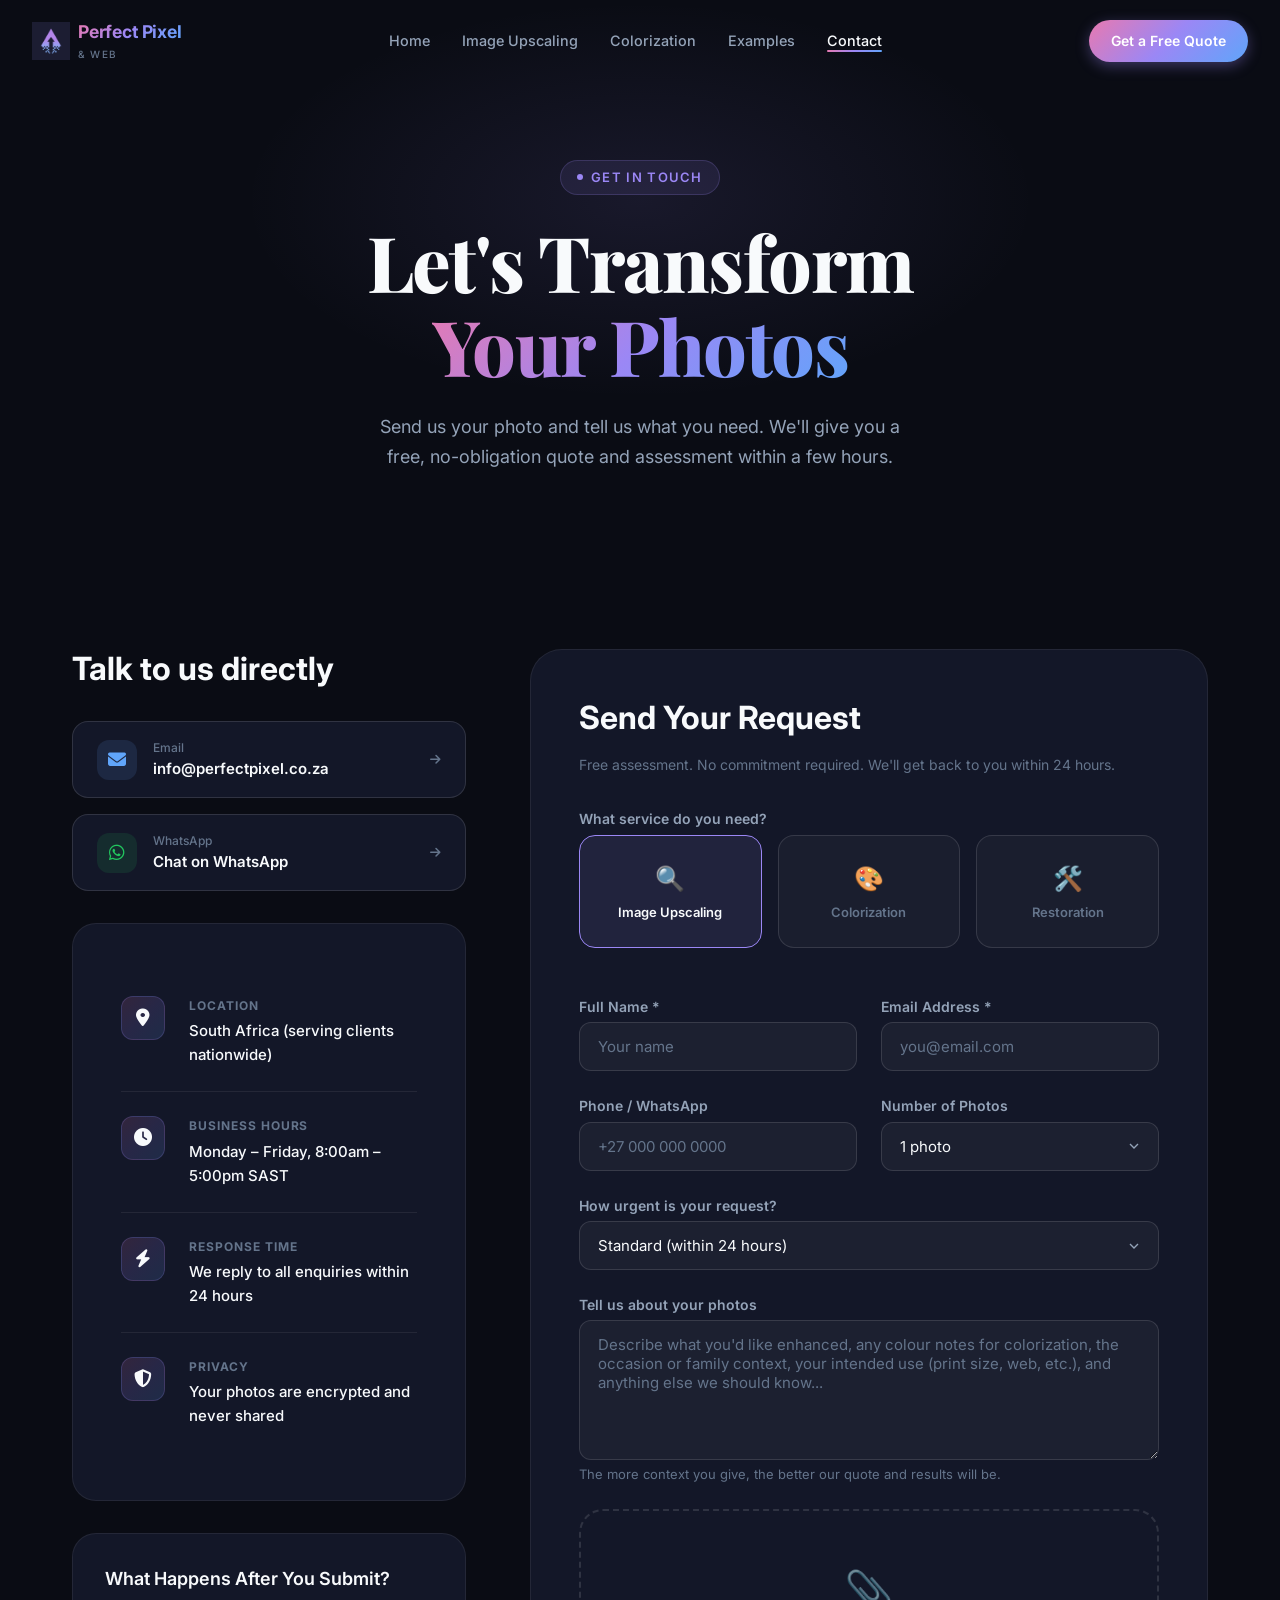
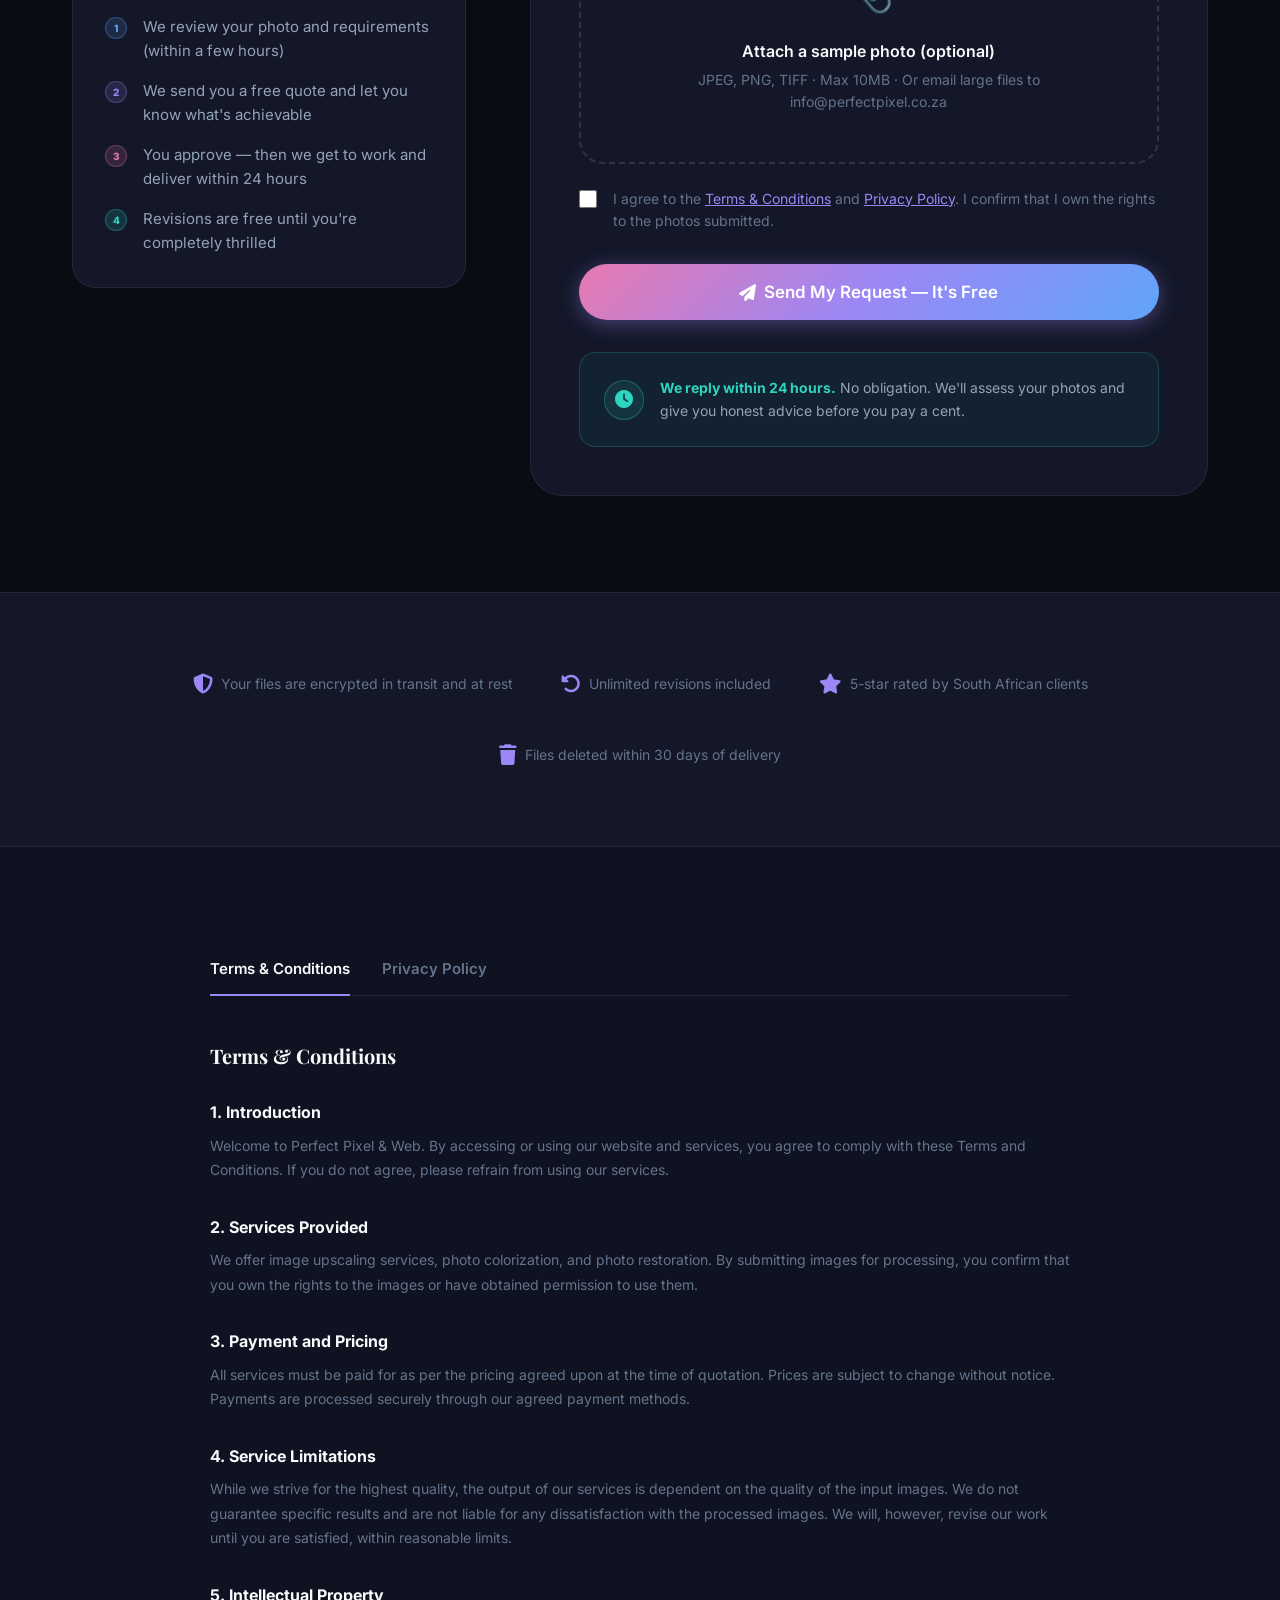
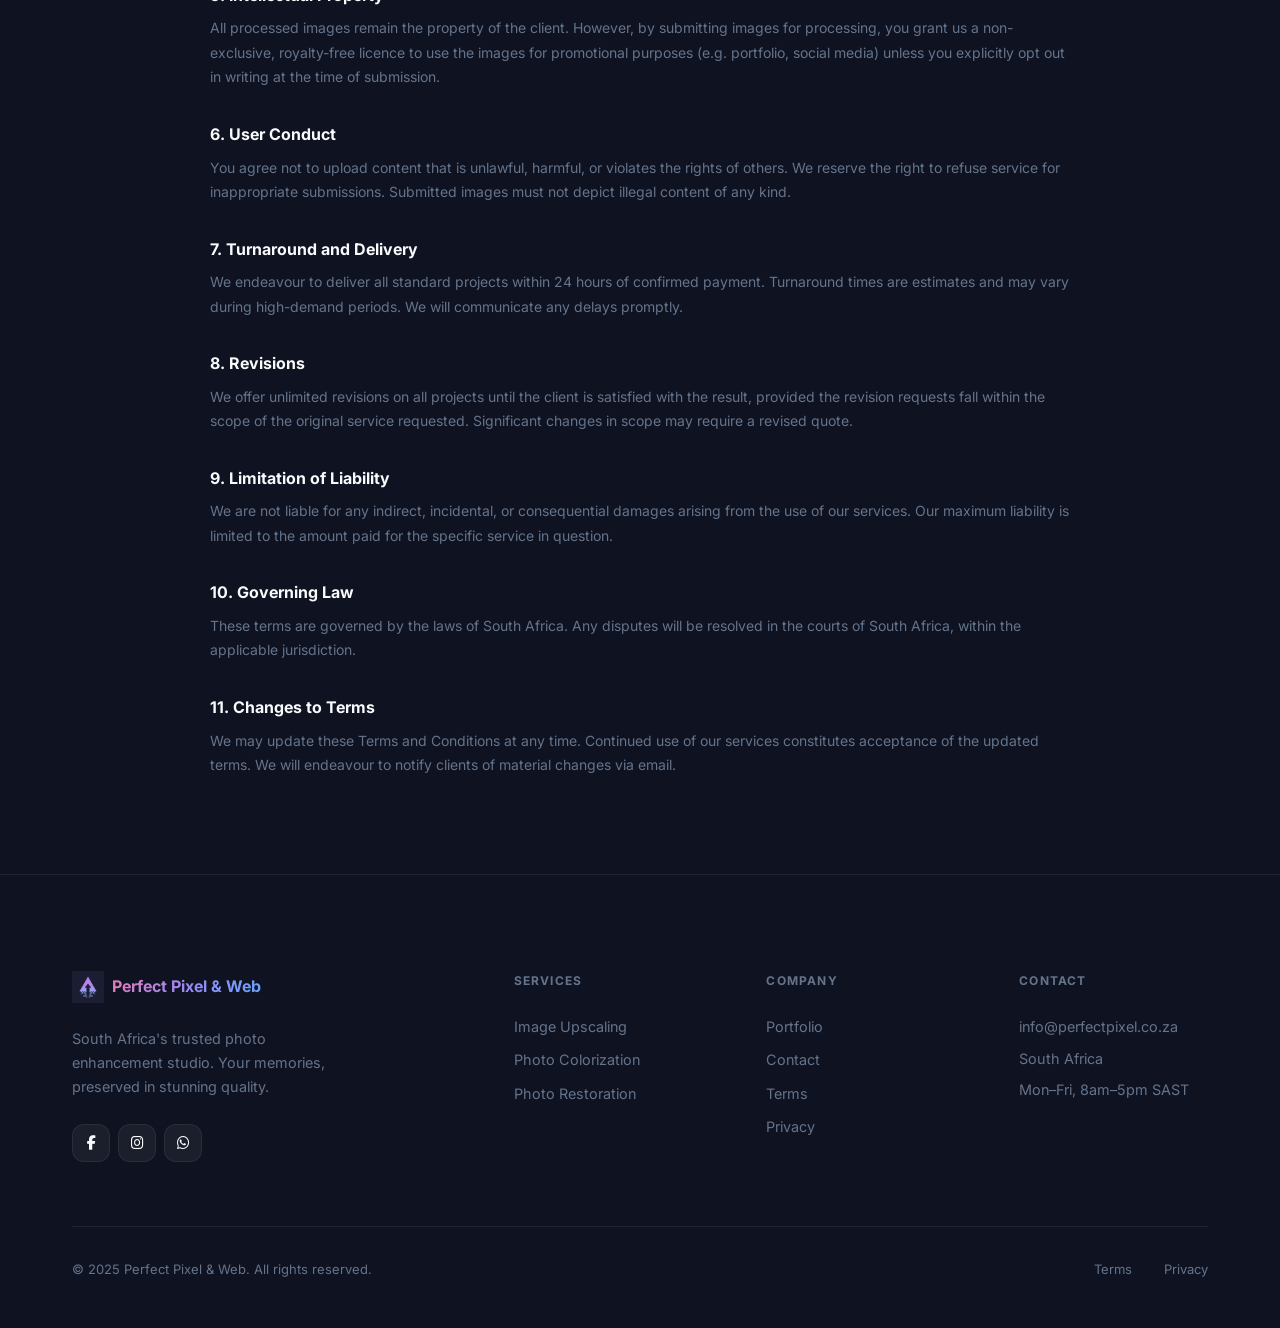
<file: contact.html>
<!DOCTYPE html>
<html lang="en">
<head>
  <meta charset="UTF-8" />
  <meta name="viewport" content="width=device-width, initial-scale=1.0" />
  <title>Contact Us — Perfect Pixel & Web | Get a Free Quote</title>
  <meta name="description" content="Get a free, no-obligation quote for image upscaling, colorization, or photo restoration. We reply within 24 hours. South Africa's trusted photo enhancement service." />
  <link rel="icon" type="image/png" href="images/logo-icon.png" />

  <link rel="preconnect" href="https://fonts.googleapis.com" />
  <link rel="preconnect" href="https://fonts.gstatic.com" crossorigin />
  <link href="https://fonts.googleapis.com/css2?family=Inter:wght@300;400;500;600;700;800;900&family=Playfair+Display:ital,wght@0,700;0,800;1,700&display=swap" rel="stylesheet" />
  <link rel="stylesheet" href="https://cdn.jsdelivr.net/npm/@fortawesome/fontawesome-free@6.5.0/css/all.min.css" />
  <link rel="stylesheet" href="css/style.css" />

  <style>
    .contact-layout {
      display: grid;
      grid-template-columns: 1fr 1.4fr;
      gap: var(--space-3xl);
      align-items: start;
    }

    .contact-form-card {
      background: var(--color-bg-card);
      border: 1px solid var(--color-border);
      border-radius: var(--radius-2xl);
      padding: var(--space-2xl);
    }

    .service-selector {
      display: grid;
      grid-template-columns: repeat(3, 1fr);
      gap: var(--space-md);
      margin-bottom: var(--space-lg);
    }

    .service-radio {
      display: none;
    }

    .service-radio-label {
      display: flex;
      flex-direction: column;
      align-items: center;
      gap: var(--space-xs);
      padding: var(--space-lg) var(--space-md);
      background: rgba(255,255,255,0.03);
      border: 1.5px solid var(--color-border-2);
      border-radius: var(--radius-lg);
      cursor: pointer;
      text-align: center;
      transition: all var(--transition-fast);
      font-size: 0.8125rem;
      font-weight: 600;
      color: var(--color-text-muted);
    }

    .service-radio-label:hover {
      border-color: var(--color-purple);
      color: var(--color-text-primary);
    }

    .service-radio:checked + .service-radio-label {
      background: rgba(155,135,245,0.1);
      border-color: var(--color-purple);
      color: var(--color-text-primary);
    }

    .service-radio-label__icon {
      font-size: 1.5rem;
    }

    .response-promise {
      display: flex;
      align-items: center;
      gap: var(--space-md);
      padding: var(--space-lg);
      background: rgba(45,212,191,0.06);
      border: 1px solid rgba(45,212,191,0.2);
      border-radius: var(--radius-lg);
      margin-top: var(--space-xl);
    }

    .response-promise__icon {
      width: 40px;
      height: 40px;
      border-radius: 50%;
      background: rgba(45,212,191,0.1);
      border: 1px solid rgba(45,212,191,0.3);
      display: flex;
      align-items: center;
      justify-content: center;
      font-size: 1.125rem;
      color: var(--color-teal);
      flex-shrink: 0;
    }

    .response-promise__text {
      font-size: 0.875rem;
      color: var(--color-text-secondary);
    }

    .response-promise__text strong {
      color: var(--color-teal);
    }

    /* Quick contact methods */
    .quick-contact {
      display: flex;
      flex-direction: column;
      gap: var(--space-md);
      margin-bottom: var(--space-xl);
    }

    .quick-contact-btn {
      display: flex;
      align-items: center;
      gap: var(--space-md);
      padding: var(--space-md) var(--space-lg);
      background: var(--color-bg-card);
      border: 1px solid var(--color-border-2);
      border-radius: var(--radius-lg);
      transition: all var(--transition-fast);
      font-size: 0.9375rem;
      font-weight: 500;
    }

    .quick-contact-btn:hover {
      border-color: rgba(155,135,245,0.4);
      background: rgba(155,135,245,0.05);
      transform: translateX(4px);
    }

    .quick-contact-btn__icon {
      width: 40px;
      height: 40px;
      border-radius: var(--radius-md);
      display: flex;
      align-items: center;
      justify-content: center;
      font-size: 1.125rem;
      flex-shrink: 0;
    }

    .quick-contact-btn--email .quick-contact-btn__icon {
      background: rgba(96,165,250,0.12);
      color: var(--color-blue);
    }

    .quick-contact-btn--wa .quick-contact-btn__icon {
      background: rgba(34,197,94,0.12);
      color: #22c55e;
    }

    .quick-contact-btn__label {
      font-size: 0.75rem;
      color: var(--color-text-muted);
    }

    .quick-contact-btn__value {
      font-size: 0.9375rem;
      font-weight: 600;
    }

    /* Legal sections */
    .legal-section {
      max-width: 860px;
      margin-inline: auto;
    }

    .legal-section h3 {
      font-size: 1rem;
      font-weight: 700;
      margin-top: var(--space-xl);
      margin-bottom: var(--space-sm);
      color: var(--color-text-primary);
    }

    .legal-section p, .legal-section li {
      font-size: 0.875rem;
      color: var(--color-text-muted);
      line-height: 1.75;
    }

    .legal-section ul {
      padding-left: var(--space-lg);
      list-style: disc;
    }

    .legal-section ul li {
      margin-bottom: var(--space-xs);
    }

    .legal-section h2 {
      font-size: 1.25rem;
      font-weight: 700;
      margin-bottom: var(--space-lg);
    }

    .legal-tabs-container {
      background: var(--color-bg-2);
      padding: var(--space-4xl) 0;
    }

    .form-checkbox {
      display: flex;
      align-items: flex-start;
      gap: var(--space-md);
      margin-top: var(--space-md);
    }

    .form-checkbox input[type="checkbox"] {
      width: 18px;
      height: 18px;
      flex-shrink: 0;
      margin-top: 2px;
      accent-color: var(--color-purple);
      cursor: pointer;
    }

    .form-checkbox label {
      font-size: 0.875rem;
      color: var(--color-text-muted);
      line-height: 1.6;
      cursor: pointer;
    }

    .form-checkbox label a {
      color: var(--color-purple);
      text-decoration: underline;
    }

    @media (max-width: 900px) {
      .contact-layout { grid-template-columns: 1fr; }
      .service-selector { grid-template-columns: 1fr 1fr 1fr; }
    }

    @media (max-width: 640px) {
      .service-selector { grid-template-columns: 1fr 1fr; }
    }
  </style>
</head>
<body>

  <!-- NAVIGATION -->
  <nav class="nav" aria-label="Main navigation">
    <div class="nav__inner">
      <a href="index.html" class="nav__logo" aria-label="Perfect Pixel & Web — Home">
        <img src="images/logo-icon.png" alt="Perfect Pixel logo icon" />
        <div>
          <span class="nav__logo-text">Perfect Pixel</span>
          <span class="nav__logo-sub">& Web</span>
        </div>
      </a>
      <ul class="nav__links" role="list">
        <li><a href="index.html" class="nav__link">Home</a></li>
        <li><a href="image-upscaling.html" class="nav__link">Image Upscaling</a></li>
        <li><a href="colorization.html" class="nav__link">Colorization</a></li>
        <li><a href="examples.html" class="nav__link">Examples</a></li>
        <li><a href="contact.html" class="nav__link active">Contact</a></li>
      </ul>
      <a href="contact.html" class="nav__cta">Get a Free Quote</a>
      <button class="nav__hamburger" aria-label="Toggle menu">
        <span></span><span></span><span></span>
      </button>
    </div>
  </nav>

  <div class="nav__mobile-menu">
    <a href="index.html" class="nav__mobile-link">Home</a>
    <a href="image-upscaling.html" class="nav__mobile-link">Image Upscaling</a>
    <a href="colorization.html" class="nav__mobile-link">Colorization</a>
    <a href="examples.html" class="nav__mobile-link">Examples</a>
    <a href="contact.html" class="nav__mobile-link">Contact</a>
    <a href="contact.html" class="nav__mobile-cta btn btn--primary">Get a Free Quote</a>
  </div>

  <main>

    <!-- PAGE HERO -->
    <section class="page-hero">
      <div class="container">
        <div class="hero__eyebrow animate-fadeInUp" style="display:inline-flex; margin-bottom:var(--space-lg);">
          <span class="hero__eyebrow-dot"></span>
          Get In Touch
        </div>
        <h1 class="display-hero animate-fadeInUp animate-delay-1" style="margin-bottom:var(--space-lg);">
          Let's Transform<br />
          <span class="text-gradient">Your Photos</span>
        </h1>
        <p class="body-lg animate-fadeInUp animate-delay-2" style="max-width:560px; margin-inline:auto;">
          Send us your photo and tell us what you need. We'll give you a free, no-obligation quote and assessment within a few hours.
        </p>
      </div>
    </section>

    <!-- CONTACT MAIN -->
    <section class="section--sm">
      <div class="container">
        <div class="contact-layout">

          <!-- Left: Info & Quick Contact -->
          <div>
            <div data-reveal>
              <h2 class="heading-xl mb-xl">Talk to us directly</h2>

              <div class="quick-contact">
                <a href="mailto:info@perfectpixel.co.za" class="quick-contact-btn quick-contact-btn--email">
                  <div class="quick-contact-btn__icon"><i class="fa-solid fa-envelope"></i></div>
                  <div>
                    <div class="quick-contact-btn__label">Email</div>
                    <div class="quick-contact-btn__value">info@perfectpixel.co.za</div>
                  </div>
                  <i class="fa-solid fa-arrow-right" style="margin-left:auto; color:var(--color-text-muted); font-size:0.75rem;"></i>
                </a>
                <a href="https://wa.me/27000000000" class="quick-contact-btn quick-contact-btn--wa" target="_blank" rel="noopener">
                  <div class="quick-contact-btn__icon"><i class="fa-brands fa-whatsapp"></i></div>
                  <div>
                    <div class="quick-contact-btn__label">WhatsApp</div>
                    <div class="quick-contact-btn__value">Chat on WhatsApp</div>
                  </div>
                  <i class="fa-solid fa-arrow-right" style="margin-left:auto; color:var(--color-text-muted); font-size:0.75rem;"></i>
                </a>
              </div>

              <div class="contact-info-card">
                <div class="contact-info-item">
                  <div class="contact-info-item__icon"><i class="fa-solid fa-location-dot"></i></div>
                  <div>
                    <div class="contact-info-item__label">Location</div>
                    <div class="contact-info-item__value">South Africa (serving clients nationwide)</div>
                  </div>
                </div>
                <div class="contact-info-item">
                  <div class="contact-info-item__icon"><i class="fa-solid fa-clock"></i></div>
                  <div>
                    <div class="contact-info-item__label">Business Hours</div>
                    <div class="contact-info-item__value">Monday – Friday, 8:00am – 5:00pm SAST</div>
                  </div>
                </div>
                <div class="contact-info-item">
                  <div class="contact-info-item__icon"><i class="fa-solid fa-bolt"></i></div>
                  <div>
                    <div class="contact-info-item__label">Response Time</div>
                    <div class="contact-info-item__value">We reply to all enquiries within 24 hours</div>
                  </div>
                </div>
                <div class="contact-info-item">
                  <div class="contact-info-item__icon"><i class="fa-solid fa-shield-halved"></i></div>
                  <div>
                    <div class="contact-info-item__label">Privacy</div>
                    <div class="contact-info-item__value">Your photos are encrypted and never shared</div>
                  </div>
                </div>
              </div>

              <!-- What happens next -->
              <div class="card mt-xl">
                <h3 class="heading-md mb-lg">What Happens After You Submit?</h3>
                <div class="feature-list">
                  <div class="feature-list-item">
                    <div class="feature-list-item__check" style="background:rgba(96,165,250,0.15); border-color:rgba(96,165,250,0.3);">
                      <span style="font-size:0.625rem; font-weight:800; color:var(--color-blue);">1</span>
                    </div>
                    <p class="feature-list-item__text">We review your photo and requirements (within a few hours)</p>
                  </div>
                  <div class="feature-list-item">
                    <div class="feature-list-item__check" style="background:rgba(155,135,245,0.15); border-color:rgba(155,135,245,0.3);">
                      <span style="font-size:0.625rem; font-weight:800; color:var(--color-purple);">2</span>
                    </div>
                    <p class="feature-list-item__text">We send you a free quote and let you know what's achievable</p>
                  </div>
                  <div class="feature-list-item">
                    <div class="feature-list-item__check" style="background:rgba(232,121,176,0.15); border-color:rgba(232,121,176,0.3);">
                      <span style="font-size:0.625rem; font-weight:800; color:var(--color-pink);">3</span>
                    </div>
                    <p class="feature-list-item__text">You approve — then we get to work and deliver within 24 hours</p>
                  </div>
                  <div class="feature-list-item">
                    <div class="feature-list-item__check" style="background:rgba(45,212,191,0.15); border-color:rgba(45,212,191,0.3);">
                      <span style="font-size:0.625rem; font-weight:800; color:var(--color-teal);">4</span>
                    </div>
                    <p class="feature-list-item__text">Revisions are free until you're completely thrilled</p>
                  </div>
                </div>
              </div>
            </div>
          </div>

          <!-- Right: Contact Form -->
          <div data-reveal="right">
            <div class="contact-form-card">
              <h2 class="heading-xl mb-md">Send Your Request</h2>
              <p class="body-sm mb-xl">Free assessment. No commitment required. We'll get back to you within 24 hours.</p>

              <form id="contact-form" novalidate>

                <!-- Service Selection -->
                <div class="form-group">
                  <label class="form-label">What service do you need?</label>
                  <div class="service-selector">
                    <div>
                      <input type="radio" name="service" id="svc-upscaling" value="Image Upscaling" class="service-radio" checked />
                      <label for="svc-upscaling" class="service-radio-label">
                        <span class="service-radio-label__icon">🔍</span>
                        Image Upscaling
                      </label>
                    </div>
                    <div>
                      <input type="radio" name="service" id="svc-colorize" value="Photo Colorization" class="service-radio" />
                      <label for="svc-colorize" class="service-radio-label">
                        <span class="service-radio-label__icon">🎨</span>
                        Colorization
                      </label>
                    </div>
                    <div>
                      <input type="radio" name="service" id="svc-restore" value="Photo Restoration" class="service-radio" />
                      <label for="svc-restore" class="service-radio-label">
                        <span class="service-radio-label__icon">🛠️</span>
                        Restoration
                      </label>
                    </div>
                  </div>
                </div>

                <!-- Name & Email -->
                <div class="form-row">
                  <div class="form-group" style="margin-bottom:0;">
                    <label for="name" class="form-label">Full Name *</label>
                    <input type="text" id="name" name="name" class="form-control" placeholder="Your name" required />
                  </div>
                  <div class="form-group" style="margin-bottom:0;">
                    <label for="email" class="form-label">Email Address *</label>
                    <input type="email" id="email" name="email" class="form-control" placeholder="you@email.com" required />
                  </div>
                </div>

                <!-- Phone & Number of Photos -->
                <div class="form-row mt-lg">
                  <div class="form-group" style="margin-bottom:0;">
                    <label for="phone" class="form-label">Phone / WhatsApp</label>
                    <input type="tel" id="phone" name="phone" class="form-control" placeholder="+27 000 000 0000" />
                  </div>
                  <div class="form-group" style="margin-bottom:0;">
                    <label for="num_photos" class="form-label">Number of Photos</label>
                    <select id="num_photos" name="num_photos" class="form-control">
                      <option value="1">1 photo</option>
                      <option value="2-5">2–5 photos</option>
                      <option value="6-10">6–10 photos</option>
                      <option value="10+">10+ photos</option>
                    </select>
                  </div>
                </div>

                <!-- Turnaround -->
                <div class="form-group mt-lg">
                  <label for="turnaround" class="form-label">How urgent is your request?</label>
                  <select id="turnaround" name="turnaround" class="form-control">
                    <option value="standard">Standard (within 24 hours)</option>
                    <option value="same-day">Same day (please discuss)</option>
                    <option value="no-rush">No rush — within a few days is fine</option>
                  </select>
                </div>

                <!-- Details -->
                <div class="form-group">
                  <label for="details" class="form-label">Tell us about your photos</label>
                  <textarea id="details" name="details" class="form-control" placeholder="Describe what you'd like enhanced, any colour notes for colorization, the occasion or family context, your intended use (print size, web, etc.), and anything else we should know..."></textarea>
                  <p class="form-hint">The more context you give, the better our quote and results will be.</p>
                </div>

                <!-- File upload note -->
                <div class="upload-zone mb-lg">
                  <div class="upload-zone__icon">📎</div>
                  <div class="upload-zone__title">Attach a sample photo (optional)</div>
                  <div class="upload-zone__sub">JPEG, PNG, TIFF · Max 10MB · Or email large files to info@perfectpixel.co.za</div>
                  <input type="file" name="sample_photo" accept="image/*" style="display:none;" aria-label="Upload sample photo" />
                </div>

                <!-- Terms checkbox -->
                <div class="form-checkbox">
                  <input type="checkbox" id="agree_terms" name="agree_terms" value="yes" required />
                  <label for="agree_terms">
                    I agree to the <a href="#terms">Terms &amp; Conditions</a> and <a href="#privacy">Privacy Policy</a>. I confirm that I own the rights to the photos submitted.
                  </label>
                </div>

                <!-- Submit -->
                <button type="submit" class="btn btn--primary btn--lg" style="width:100%; justify-content:center; margin-top:var(--space-xl);">
                  <i class="fa-solid fa-paper-plane"></i>
                  Send My Request — It's Free
                </button>

                <!-- Reassurance -->
                <div class="response-promise">
                  <div class="response-promise__icon"><i class="fa-solid fa-clock"></i></div>
                  <p class="response-promise__text">
                    <strong>We reply within 24 hours.</strong> No obligation. We'll assess your photos and give you honest advice before you pay a cent.
                  </p>
                </div>

              </form>
            </div>
          </div>

        </div>
      </div>
    </section>

    <!-- TRUST BADGES ROW -->
    <div class="stats-bar" data-reveal>
      <div class="container">
        <div class="reassurance-strip">
          <div class="reassurance-item">
            <i class="fa-solid fa-shield-halved reassurance-item__icon" style="font-size:1.25rem;"></i>
            <span>Your files are encrypted in transit and at rest</span>
          </div>
          <div class="reassurance-item">
            <i class="fa-solid fa-rotate-left reassurance-item__icon" style="font-size:1.25rem;"></i>
            <span>Unlimited revisions included</span>
          </div>
          <div class="reassurance-item">
            <i class="fa-solid fa-star reassurance-item__icon" style="font-size:1.25rem;"></i>
            <span>5-star rated by South African clients</span>
          </div>
          <div class="reassurance-item">
            <i class="fa-solid fa-trash reassurance-item__icon" style="font-size:1.25rem;"></i>
            <span>Files deleted within 30 days of delivery</span>
          </div>
        </div>
      </div>
    </div>

    <!-- LEGAL SECTIONS -->
    <section class="legal-tabs-container" id="legal">
      <div class="container">
        <div class="legal-section">

          <div class="tabs-container">
            <div class="tabs" style="margin-bottom:var(--space-2xl);">
              <button class="tab-btn active" data-tab="terms-content">Terms &amp; Conditions</button>
              <button class="tab-btn" data-tab="privacy-content">Privacy Policy</button>
            </div>

            <!-- Terms & Conditions -->
            <div class="tab-content active" id="terms-content" id="terms">
              <a name="terms"></a>
              <h2 class="display-md mb-xl">Terms &amp; Conditions</h2>

              <h3>1. Introduction</h3>
              <p>Welcome to Perfect Pixel &amp; Web. By accessing or using our website and services, you agree to comply with these Terms and Conditions. If you do not agree, please refrain from using our services.</p>

              <h3>2. Services Provided</h3>
              <p>We offer image upscaling services, photo colorization, and photo restoration. By submitting images for processing, you confirm that you own the rights to the images or have obtained permission to use them.</p>

              <h3>3. Payment and Pricing</h3>
              <p>All services must be paid for as per the pricing agreed upon at the time of quotation. Prices are subject to change without notice. Payments are processed securely through our agreed payment methods.</p>

              <h3>4. Service Limitations</h3>
              <p>While we strive for the highest quality, the output of our services is dependent on the quality of the input images. We do not guarantee specific results and are not liable for any dissatisfaction with the processed images. We will, however, revise our work until you are satisfied, within reasonable limits.</p>

              <h3>5. Intellectual Property</h3>
              <p>All processed images remain the property of the client. However, by submitting images for processing, you grant us a non-exclusive, royalty-free licence to use the images for promotional purposes (e.g. portfolio, social media) unless you explicitly opt out in writing at the time of submission.</p>

              <h3>6. User Conduct</h3>
              <p>You agree not to upload content that is unlawful, harmful, or violates the rights of others. We reserve the right to refuse service for inappropriate submissions. Submitted images must not depict illegal content of any kind.</p>

              <h3>7. Turnaround and Delivery</h3>
              <p>We endeavour to deliver all standard projects within 24 hours of confirmed payment. Turnaround times are estimates and may vary during high-demand periods. We will communicate any delays promptly.</p>

              <h3>8. Revisions</h3>
              <p>We offer unlimited revisions on all projects until the client is satisfied with the result, provided the revision requests fall within the scope of the original service requested. Significant changes in scope may require a revised quote.</p>

              <h3>9. Limitation of Liability</h3>
              <p>We are not liable for any indirect, incidental, or consequential damages arising from the use of our services. Our maximum liability is limited to the amount paid for the specific service in question.</p>

              <h3>10. Governing Law</h3>
              <p>These terms are governed by the laws of South Africa. Any disputes will be resolved in the courts of South Africa, within the applicable jurisdiction.</p>

              <h3>11. Changes to Terms</h3>
              <p>We may update these Terms and Conditions at any time. Continued use of our services constitutes acceptance of the updated terms. We will endeavour to notify clients of material changes via email.</p>
            </div>

            <!-- Privacy Policy -->
            <div class="tab-content" id="privacy-content">
              <a name="privacy"></a>
              <h2 class="display-md mb-xl">Privacy Policy</h2>

              <h3>1. Introduction</h3>
              <p>Your privacy is important to us. This Privacy Policy explains how Perfect Pixel &amp; Web collects, uses, and protects your personal information in accordance with applicable South African legislation, including POPIA (Protection of Personal Information Act).</p>

              <h3>2. Information We Collect</h3>
              <ul>
                <li><strong>Personal Information:</strong> Name, email address, phone number, and payment details when you make a purchase.</li>
                <li><strong>Uploaded Content:</strong> Images submitted for processing.</li>
                <li><strong>Usage Data:</strong> Information about how you interact with our website, including IP addresses and cookies.</li>
              </ul>

              <h3>3. How We Use Your Information</h3>
              <ul>
                <li>To provide and improve our services.</li>
                <li>To process payments securely.</li>
                <li>To communicate with you about your orders or enquiries.</li>
                <li>To analyse website usage for optimisation purposes.</li>
                <li>To comply with legal obligations.</li>
              </ul>

              <h3>4. Sharing Your Information</h3>
              <p>We do not sell your personal information. We may share your data with third parties only to the extent necessary to provide our services, such as payment processors or secure cloud storage providers. All third-party partners are contractually bound to protect your data.</p>

              <h3>5. Data Security</h3>
              <p>We implement industry-standard measures to protect your data, including SSL encryption for all file transfers and secure cloud storage. Your uploaded images are stored in an encrypted environment and are not accessible to unauthorised parties. However, no system is completely secure, and we cannot guarantee absolute security.</p>

              <h3>6. Image Retention</h3>
              <p>Uploaded images are retained for a maximum of 30 days after project delivery, after which they are permanently deleted unless you request otherwise in writing. We do not use your images for AI training or any purpose other than the stated service.</p>

              <h3>7. Your Rights</h3>
              <ul>
                <li>Access and update your personal information at any time.</li>
                <li>Request deletion of your data, subject to legal and operational requirements.</li>
                <li>Opt out of promotional communications and portfolio use of your images.</li>
                <li>Request a copy of the personal information we hold about you.</li>
              </ul>

              <h3>8. Cookies</h3>
              <p>Our website uses essential cookies to enhance your experience and analytics cookies to understand how visitors use our site. You can manage cookie preferences through your browser settings. We do not use third-party advertising cookies.</p>

              <h3>9. Third-Party Links</h3>
              <p>Our website may contain links to third-party websites. We are not responsible for their privacy practices or content. We encourage you to read the privacy policies of any linked websites you visit.</p>

              <h3>10. POPIA Compliance</h3>
              <p>In accordance with POPIA, we are committed to processing your personal information lawfully, for specific purposes, and only to the extent necessary. You have the right to lodge a complaint with the Information Regulator of South Africa if you believe your rights have been infringed.</p>

              <h3>11. Changes to Privacy Policy</h3>
              <p>We may update this policy periodically. We encourage you to review it regularly. Material changes will be communicated to registered clients via email.</p>

              <h3>12. Contact Us</h3>
              <p>For questions or concerns about this policy, or to exercise your rights, please contact us at: <a href="mailto:info@perfectpixel.co.za" style="color:var(--color-purple);">info@perfectpixel.co.za</a></p>
            </div>
          </div>

        </div>
      </div>
    </section>

  </main>

  <!-- FOOTER -->
  <footer class="footer">
    <div class="container">
      <div class="footer__grid">
        <div>
          <div class="footer__brand-logo">
            <img src="images/logo-icon.png" alt="Perfect Pixel icon" />
            <span style="font-weight:700; font-size:1rem; background:var(--grad-text); -webkit-background-clip:text; background-clip:text; -webkit-text-fill-color:transparent;">Perfect Pixel &amp; Web</span>
          </div>
          <p class="footer__brand-desc">South Africa's trusted photo enhancement studio. Your memories, preserved in stunning quality.</p>
          <div class="footer__social">
            <a href="#" class="footer__social-link" aria-label="Facebook"><i class="fa-brands fa-facebook-f"></i></a>
            <a href="#" class="footer__social-link" aria-label="Instagram"><i class="fa-brands fa-instagram"></i></a>
            <a href="#" class="footer__social-link" aria-label="WhatsApp"><i class="fa-brands fa-whatsapp"></i></a>
          </div>
        </div>
        <div>
          <h3 class="footer__column-title">Services</h3>
          <ul class="footer__links">
            <li><a href="image-upscaling.html" class="footer__link">Image Upscaling</a></li>
            <li><a href="colorization.html" class="footer__link">Photo Colorization</a></li>
            <li><a href="contact.html" class="footer__link">Photo Restoration</a></li>
          </ul>
        </div>
        <div>
          <h3 class="footer__column-title">Company</h3>
          <ul class="footer__links">
            <li><a href="examples.html" class="footer__link">Portfolio</a></li>
            <li><a href="contact.html" class="footer__link">Contact</a></li>
            <li><a href="#terms" class="footer__link">Terms</a></li>
            <li><a href="#privacy" class="footer__link">Privacy</a></li>
          </ul>
        </div>
        <div>
          <h3 class="footer__column-title">Contact</h3>
          <ul class="footer__links">
            <li><a href="mailto:info@perfectpixel.co.za" class="footer__link">info@perfectpixel.co.za</a></li>
            <li class="footer__link">South Africa</li>
            <li class="footer__link">Mon–Fri, 8am–5pm SAST</li>
          </ul>
        </div>
      </div>
      <div class="footer__bottom">
        <p class="footer__copyright">© 2025 Perfect Pixel &amp; Web. All rights reserved.</p>
        <nav class="footer__legal">
          <a href="#terms" class="footer__legal-link">Terms</a>
          <a href="#privacy" class="footer__legal-link">Privacy</a>
        </nav>
      </div>
    </div>
  </footer>

  <script src="js/main.js"></script>
  <script>
    // Handle anchor-based tab switching for legal links
    window.addEventListener('DOMContentLoaded', () => {
      const hash = window.location.hash;
      if (hash === '#terms' || hash === '#privacy') {
        const tabId = hash === '#terms' ? 'terms-content' : 'privacy-content';
        document.querySelectorAll('.tab-btn').forEach(b => b.classList.remove('active'));
        document.querySelectorAll('.tab-content').forEach(c => c.classList.remove('active'));
        const btn = document.querySelector(`[data-tab="${tabId}"]`);
        const content = document.getElementById(tabId);
        if (btn) btn.classList.add('active');
        if (content) content.classList.add('active');
        setTimeout(() => {
          document.getElementById('legal')?.scrollIntoView({ behavior: 'smooth' });
        }, 100);
      }
    });

    // Form validation with nice UX
    document.getElementById('contact-form').addEventListener('submit', function(e) {
      e.preventDefault();
      const name = document.getElementById('name').value.trim();
      const email = document.getElementById('email').value.trim();
      const terms = document.getElementById('agree_terms').checked;

      if (!name) { document.getElementById('name').focus(); return; }
      if (!email || !email.includes('@')) { document.getElementById('email').focus(); return; }
      if (!terms) {
        document.getElementById('agree_terms').focus();
        if (typeof showNotification !== 'undefined') showNotification('⚠️ Please accept the Terms & Conditions to proceed.', 'error');
        return;
      }

      // Collect all form data
      const formData = {
        service: document.querySelector('input[name="service"]:checked')?.value || '',
        name,
        email,
        phone: document.getElementById('phone').value,
        num_photos: document.getElementById('num_photos').value,
        turnaround: document.getElementById('turnaround').value,
        details: document.getElementById('details').value
      };

      const btn = this.querySelector('[type="submit"]');
      const orig = btn.innerHTML;
      btn.innerHTML = '<i class="fa-solid fa-spinner fa-spin"></i> Sending…';
      btn.disabled = true;

      fetch('tables/contact_requests', {
        method: 'POST',
        headers: { 'Content-Type': 'application/json' },
        body: JSON.stringify(formData)
      })
      .then(r => r.json())
      .then(() => {
        if (typeof showNotification !== 'undefined') {
          showNotification('✅ Your request has been sent! We\'ll get back to you within 24 hours.', 'success');
        }
        this.reset();
        document.querySelector('[name="service"][value="Image Upscaling"]').checked = true;
      })
      .catch(() => {
        if (typeof showNotification !== 'undefined') {
          showNotification('⚠️ Something went wrong. Please email us directly at info@perfectpixel.co.za', 'error');
        }
      })
      .finally(() => {
        btn.innerHTML = orig;
        btn.disabled = false;
      });
    });
  </script>
</body>
</html>
</file>
<file: css/style.css>
/* ============================================================
   Perfect Pixel & Web — Premium Design System
   ============================================================ */

/* ---- Google Fonts ---- */
@import url('https://fonts.googleapis.com/css2?family=Inter:wght@300;400;500;600;700;800;900&family=Playfair+Display:ital,wght@0,700;0,800;1,700&display=swap');

/* ---- CSS Custom Properties ---- */
:root {
  /* Brand Colors */
  --color-bg:          #0a0c14;
  --color-bg-2:        #0f1220;
  --color-bg-card:     #131728;
  --color-bg-card-2:   #1a1f35;
  --color-border:      rgba(255,255,255,0.07);
  --color-border-2:    rgba(255,255,255,0.12);

  /* Gradient Brand */
  --grad-brand:        linear-gradient(135deg, #e879b0 0%, #9b87f5 50%, #60a5fa 100%);
  --grad-brand-soft:   linear-gradient(135deg, rgba(232,121,176,0.15) 0%, rgba(155,135,245,0.15) 50%, rgba(96,165,250,0.15) 100%);
  --grad-text:         linear-gradient(135deg, #e879b0 0%, #9b87f5 50%, #60a5fa 100%);
  --grad-hero:         linear-gradient(180deg, #0a0c14 0%, #0d1128 40%, #0a0c14 100%);

  /* Accent Colors */
  --color-pink:        #e879b0;
  --color-purple:      #9b87f5;
  --color-blue:        #60a5fa;
  --color-teal:        #2dd4bf;

  /* Text */
  --color-text-primary:   #f8fafc;
  --color-text-secondary: #94a3b8;
  --color-text-muted:     #64748b;

  /* Spacing Scale */
  --space-xs:   0.25rem;
  --space-sm:   0.5rem;
  --space-md:   1rem;
  --space-lg:   1.5rem;
  --space-xl:   2rem;
  --space-2xl:  3rem;
  --space-3xl:  4rem;
  --space-4xl:  6rem;
  --space-5xl:  8rem;

  /* Border Radius */
  --radius-sm:  0.375rem;
  --radius-md:  0.75rem;
  --radius-lg:  1rem;
  --radius-xl:  1.5rem;
  --radius-2xl: 2rem;
  --radius-full: 9999px;

  /* Typography */
  --font-sans:    'Inter', -apple-system, BlinkMacSystemFont, 'Segoe UI', sans-serif;
  --font-display: 'Playfair Display', Georgia, serif;

  /* Shadows */
  --shadow-sm:   0 1px 2px rgba(0,0,0,0.4);
  --shadow-md:   0 4px 16px rgba(0,0,0,0.5);
  --shadow-lg:   0 8px 32px rgba(0,0,0,0.6);
  --shadow-glow: 0 0 40px rgba(155,135,245,0.2);
  --shadow-pink: 0 0 40px rgba(232,121,176,0.2);

  /* Transitions */
  --transition-fast:   0.15s ease;
  --transition-base:   0.3s ease;
  --transition-slow:   0.6s ease;

  /* Container */
  --container-max:   1200px;
  --container-wide:  1400px;
}

/* ---- Reset & Base ---- */
*, *::before, *::after {
  box-sizing: border-box;
  margin: 0;
  padding: 0;
}

html {
  scroll-behavior: smooth;
  font-size: 16px;
  -webkit-text-size-adjust: 100%;
}

body {
  font-family: var(--font-sans);
  background-color: var(--color-bg);
  color: var(--color-text-primary);
  line-height: 1.6;
  overflow-x: hidden;
  -webkit-font-smoothing: antialiased;
  -moz-osx-font-smoothing: grayscale;
}

img { max-width: 100%; height: auto; display: block; }
a { color: inherit; text-decoration: none; }
button { cursor: pointer; border: none; background: none; font-family: inherit; }
ul, ol { list-style: none; }

/* ============================================================
   TYPOGRAPHY
   ============================================================ */

.display-hero {
  font-family: var(--font-display);
  font-size: clamp(2.5rem, 6vw, 5rem);
  font-weight: 800;
  line-height: 1.1;
  letter-spacing: -0.02em;
}

.display-lg {
  font-family: var(--font-display);
  font-size: clamp(2rem, 4vw, 3.5rem);
  font-weight: 700;
  line-height: 1.15;
  letter-spacing: -0.02em;
}

.display-md {
  font-family: var(--font-display);
  font-size: clamp(1.5rem, 3vw, 2.5rem);
  font-weight: 700;
  line-height: 1.2;
}

.heading-xl {
  font-size: clamp(1.375rem, 2.5vw, 2rem);
  font-weight: 700;
  line-height: 1.25;
}

.heading-lg {
  font-size: clamp(1.125rem, 2vw, 1.5rem);
  font-weight: 600;
  line-height: 1.3;
}

.heading-md {
  font-size: 1.125rem;
  font-weight: 600;
  line-height: 1.4;
}

.body-lg {
  font-size: 1.125rem;
  line-height: 1.7;
  color: var(--color-text-secondary);
}

.body-md {
  font-size: 1rem;
  line-height: 1.7;
  color: var(--color-text-secondary);
}

.body-sm {
  font-size: 0.875rem;
  line-height: 1.6;
  color: var(--color-text-muted);
}

.text-gradient {
  background: var(--grad-text);
  -webkit-background-clip: text;
  background-clip: text;
  -webkit-text-fill-color: transparent;
}

.text-center { text-align: center; }
.text-left   { text-align: left; }

/* ============================================================
   LAYOUT UTILITIES
   ============================================================ */

.container {
  max-width: var(--container-max);
  margin-inline: auto;
  padding-inline: var(--space-xl);
}

.container--wide {
  max-width: var(--container-wide);
  margin-inline: auto;
  padding-inline: var(--space-xl);
}

.section {
  padding-block: var(--space-5xl);
}

.section--sm {
  padding-block: var(--space-4xl);
}

.section--lg {
  padding-block: 7rem;
}

.grid-2 {
  display: grid;
  grid-template-columns: repeat(2, 1fr);
  gap: var(--space-2xl);
}

.grid-3 {
  display: grid;
  grid-template-columns: repeat(3, 1fr);
  gap: var(--space-xl);
}

.grid-4 {
  display: grid;
  grid-template-columns: repeat(4, 1fr);
  gap: var(--space-xl);
}

.flex {
  display: flex;
  align-items: center;
}

.flex-between {
  display: flex;
  align-items: center;
  justify-content: space-between;
}

.flex-center {
  display: flex;
  align-items: center;
  justify-content: center;
}

.gap-sm  { gap: var(--space-sm);  }
.gap-md  { gap: var(--space-md);  }
.gap-lg  { gap: var(--space-lg);  }
.gap-xl  { gap: var(--space-xl);  }
.gap-2xl { gap: var(--space-2xl); }

/* ============================================================
   NAVIGATION
   ============================================================ */

.nav {
  position: fixed;
  top: 0;
  left: 0;
  right: 0;
  z-index: 1000;
  padding: 1.25rem 0;
  transition: background var(--transition-base), padding var(--transition-base), box-shadow var(--transition-base);
}

.nav.scrolled {
  background: rgba(10, 12, 20, 0.95);
  backdrop-filter: blur(20px);
  -webkit-backdrop-filter: blur(20px);
  padding: 0.875rem 0;
  box-shadow: 0 1px 0 var(--color-border);
}

.nav__inner {
  max-width: var(--container-wide);
  margin-inline: auto;
  padding-inline: var(--space-xl);
  display: flex;
  align-items: center;
  justify-content: space-between;
}

.nav__logo {
  display: flex;
  align-items: center;
  gap: var(--space-sm);
  flex-shrink: 0;
}

.nav__logo img {
  height: 38px;
  width: auto;
}

.nav__logo-text {
  font-size: 1.1rem;
  font-weight: 700;
  letter-spacing: -0.01em;
  background: var(--grad-text);
  -webkit-background-clip: text;
  background-clip: text;
  -webkit-text-fill-color: transparent;
  line-height: 1.2;
}

.nav__logo-sub {
  font-size: 0.625rem;
  font-weight: 500;
  letter-spacing: 0.12em;
  text-transform: uppercase;
  color: var(--color-text-muted);
  -webkit-text-fill-color: var(--color-text-muted);
  display: block;
}

.nav__links {
  display: flex;
  align-items: center;
  gap: var(--space-xl);
}

.nav__link {
  font-size: 0.9rem;
  font-weight: 500;
  color: var(--color-text-secondary);
  transition: color var(--transition-fast);
  position: relative;
}

.nav__link::after {
  content: '';
  position: absolute;
  bottom: -3px;
  left: 0;
  width: 0;
  height: 2px;
  background: var(--grad-brand);
  border-radius: 2px;
  transition: width var(--transition-base);
}

.nav__link:hover,
.nav__link.active {
  color: var(--color-text-primary);
}

.nav__link:hover::after,
.nav__link.active::after {
  width: 100%;
}

.nav__cta {
  padding: 0.625rem 1.375rem;
  background: var(--grad-brand);
  border-radius: var(--radius-full);
  font-size: 0.875rem;
  font-weight: 600;
  color: #fff;
  transition: opacity var(--transition-fast), transform var(--transition-fast), box-shadow var(--transition-fast);
  box-shadow: 0 4px 14px rgba(155,135,245,0.35);
}

.nav__cta:hover {
  opacity: 0.9;
  transform: translateY(-1px);
  box-shadow: 0 6px 20px rgba(155,135,245,0.5);
}

/* Hamburger */
.nav__hamburger {
  display: none;
  flex-direction: column;
  gap: 5px;
  padding: 4px;
  cursor: pointer;
  z-index: 1001;
}

.nav__hamburger span {
  display: block;
  width: 24px;
  height: 2px;
  background: var(--color-text-primary);
  border-radius: 2px;
  transition: transform var(--transition-base), opacity var(--transition-base);
}

.nav__hamburger.open span:nth-child(1) { transform: translateY(7px) rotate(45deg); }
.nav__hamburger.open span:nth-child(2) { opacity: 0; }
.nav__hamburger.open span:nth-child(3) { transform: translateY(-7px) rotate(-45deg); }

/* Mobile Menu */
.nav__mobile-menu {
  display: none;
  position: fixed;
  inset: 0;
  background: var(--color-bg);
  z-index: 999;
  flex-direction: column;
  align-items: center;
  justify-content: center;
  gap: var(--space-xl);
}

.nav__mobile-menu.open {
  display: flex;
}

.nav__mobile-link {
  font-size: 1.75rem;
  font-weight: 700;
  color: var(--color-text-secondary);
  transition: color var(--transition-fast);
  font-family: var(--font-display);
}

.nav__mobile-link:hover { color: var(--color-text-primary); }

.nav__mobile-cta {
  margin-top: var(--space-lg);
  padding: 1rem 2rem;
  background: var(--grad-brand);
  border-radius: var(--radius-full);
  font-size: 1rem;
  font-weight: 600;
  color: #fff;
}

/* ============================================================
   BUTTONS
   ============================================================ */

.btn {
  display: inline-flex;
  align-items: center;
  gap: var(--space-sm);
  padding: 0.875rem 1.75rem;
  border-radius: var(--radius-full);
  font-size: 0.9375rem;
  font-weight: 600;
  transition: all var(--transition-fast);
  white-space: nowrap;
  cursor: pointer;
  border: none;
  font-family: inherit;
}

.btn--primary {
  background: var(--grad-brand);
  color: #fff;
  box-shadow: 0 4px 20px rgba(155,135,245,0.4);
}

.btn--primary:hover {
  transform: translateY(-2px);
  box-shadow: 0 8px 28px rgba(155,135,245,0.55);
}

.btn--secondary {
  background: rgba(255,255,255,0.06);
  color: var(--color-text-primary);
  border: 1px solid var(--color-border-2);
  backdrop-filter: blur(8px);
}

.btn--secondary:hover {
  background: rgba(255,255,255,0.1);
  border-color: rgba(255,255,255,0.2);
  transform: translateY(-2px);
}

.btn--outline {
  background: transparent;
  color: var(--color-purple);
  border: 1.5px solid var(--color-purple);
}

.btn--outline:hover {
  background: rgba(155,135,245,0.1);
  transform: translateY(-2px);
}

.btn--ghost {
  background: transparent;
  color: var(--color-text-secondary);
  padding-inline: 0;
}

.btn--ghost:hover { color: var(--color-text-primary); }

.btn--lg {
  padding: 1.125rem 2.25rem;
  font-size: 1.0625rem;
}

.btn--sm {
  padding: 0.5rem 1.25rem;
  font-size: 0.8125rem;
}

.btn-group {
  display: flex;
  align-items: center;
  gap: var(--space-md);
  flex-wrap: wrap;
}

/* ============================================================
   HERO SECTION
   ============================================================ */

.hero {
  min-height: 100vh;
  display: flex;
  align-items: center;
  position: relative;
  overflow: hidden;
  padding-block: 8rem 4rem;
}

.hero__bg {
  position: absolute;
  inset: 0;
  background: var(--color-bg);
  z-index: 0;
}

.hero__bg-glow {
  position: absolute;
  border-radius: 50%;
  filter: blur(100px);
  pointer-events: none;
}

.hero__bg-glow--1 {
  width: 700px;
  height: 700px;
  background: radial-gradient(ellipse, rgba(155,135,245,0.12) 0%, transparent 70%);
  top: -200px;
  right: -100px;
}

.hero__bg-glow--2 {
  width: 500px;
  height: 500px;
  background: radial-gradient(ellipse, rgba(232,121,176,0.1) 0%, transparent 70%);
  bottom: -100px;
  left: -50px;
}

.hero__bg-glow--3 {
  width: 400px;
  height: 400px;
  background: radial-gradient(ellipse, rgba(96,165,250,0.08) 0%, transparent 70%);
  top: 40%;
  left: 40%;
}

.hero__grid {
  position: absolute;
  inset: 0;
  background-image:
    linear-gradient(rgba(255,255,255,0.025) 1px, transparent 1px),
    linear-gradient(90deg, rgba(255,255,255,0.025) 1px, transparent 1px);
  background-size: 60px 60px;
  mask-image: radial-gradient(ellipse 80% 80% at 50% 50%, black 30%, transparent 100%);
}

.hero__content {
  position: relative;
  z-index: 1;
  max-width: var(--container-wide);
  margin-inline: auto;
  padding-inline: var(--space-xl);
  display: grid;
  grid-template-columns: 1fr 1fr;
  gap: var(--space-4xl);
  align-items: center;
}

.hero__text { }

.hero__eyebrow {
  display: inline-flex;
  align-items: center;
  gap: var(--space-sm);
  font-size: 0.8125rem;
  font-weight: 600;
  letter-spacing: 0.1em;
  text-transform: uppercase;
  color: var(--color-purple);
  background: rgba(155,135,245,0.1);
  border: 1px solid rgba(155,135,245,0.2);
  padding: 0.375rem 1rem;
  border-radius: var(--radius-full);
  margin-bottom: var(--space-lg);
}

.hero__eyebrow-dot {
  width: 6px;
  height: 6px;
  border-radius: 50%;
  background: var(--color-purple);
  animation: pulse-dot 2s ease infinite;
}

@keyframes pulse-dot {
  0%, 100% { opacity: 1; transform: scale(1); }
  50% { opacity: 0.5; transform: scale(0.8); }
}

.hero__title {
  margin-bottom: var(--space-xl);
}

.hero__description {
  font-size: 1.125rem;
  line-height: 1.7;
  color: var(--color-text-secondary);
  margin-bottom: var(--space-2xl);
  max-width: 520px;
}

.hero__trust-badges {
  display: flex;
  align-items: center;
  gap: var(--space-xl);
  margin-top: var(--space-2xl);
  padding-top: var(--space-xl);
  border-top: 1px solid var(--color-border);
}

.trust-badge {
  text-align: center;
}

.trust-badge__number {
  font-size: 1.5rem;
  font-weight: 800;
  background: var(--grad-text);
  -webkit-background-clip: text;
  background-clip: text;
  -webkit-text-fill-color: transparent;
  line-height: 1;
}

.trust-badge__label {
  font-size: 0.75rem;
  color: var(--color-text-muted);
  font-weight: 500;
  margin-top: 2px;
}

/* ============================================================
   BEFORE / AFTER COMPARISON SLIDER
   ============================================================ */

.comparison-widget {
  position: relative;
  border-radius: var(--radius-2xl);
  overflow: hidden;
  box-shadow: var(--shadow-lg), 0 0 60px rgba(155,135,245,0.15);
  border: 1px solid var(--color-border-2);
  aspect-ratio: 4/3;
  cursor: ew-resize;
  user-select: none;
}

.comparison-widget__after,
.comparison-widget__before {
  position: absolute;
  inset: 0;
  object-fit: cover;
  width: 100%;
  height: 100%;
}

.comparison-widget__before-wrap {
  position: absolute;
  inset: 0;
  overflow: hidden;
}

.comparison-widget__before-wrap img {
  width: 100%;
  height: 100%;
  object-fit: cover;
}

.comparison-widget__after-wrap {
  position: absolute;
  inset: 0;
  overflow: hidden;
}

.comparison-widget__after-wrap img {
  width: 100%;
  height: 100%;
  object-fit: cover;
}

.comparison-widget__divider {
  position: absolute;
  top: 0;
  bottom: 0;
  width: 3px;
  background: #fff;
  z-index: 3;
  transform: translateX(-50%);
  left: 50%;
  box-shadow: 0 0 12px rgba(0,0,0,0.5);
}

.comparison-widget__handle {
  position: absolute;
  top: 50%;
  left: 50%;
  transform: translate(-50%, -50%);
  width: 44px;
  height: 44px;
  background: #fff;
  border-radius: 50%;
  display: flex;
  align-items: center;
  justify-content: center;
  box-shadow: 0 2px 12px rgba(0,0,0,0.4);
  z-index: 4;
  pointer-events: none;
}

.comparison-widget__handle svg {
  width: 20px;
  height: 20px;
  color: var(--color-bg);
}

.comparison-widget__label {
  position: absolute;
  top: var(--space-md);
  font-size: 0.75rem;
  font-weight: 700;
  letter-spacing: 0.06em;
  text-transform: uppercase;
  padding: 0.25rem 0.75rem;
  border-radius: var(--radius-full);
  z-index: 5;
  pointer-events: none;
}

.comparison-widget__label--before {
  left: var(--space-md);
  background: rgba(0,0,0,0.6);
  color: #fff;
}

.comparison-widget__label--after {
  right: var(--space-md);
  background: var(--grad-brand);
  color: #fff;
}

/* ============================================================
   SECTION HEADER
   ============================================================ */

.section-header {
  margin-bottom: var(--space-3xl);
}

.section-header--center {
  text-align: center;
  max-width: 680px;
  margin-inline: auto;
  margin-bottom: var(--space-3xl);
}

.section-eyebrow {
  display: inline-block;
  font-size: 0.75rem;
  font-weight: 700;
  letter-spacing: 0.12em;
  text-transform: uppercase;
  color: var(--color-purple);
  margin-bottom: var(--space-md);
}

.section-title {
  margin-bottom: var(--space-md);
}

.section-subtitle {
  font-size: 1.0625rem;
  color: var(--color-text-secondary);
  line-height: 1.7;
}

/* ============================================================
   CARDS
   ============================================================ */

.card {
  background: var(--color-bg-card);
  border: 1px solid var(--color-border);
  border-radius: var(--radius-xl);
  padding: var(--space-xl);
  transition: border-color var(--transition-base), transform var(--transition-base), box-shadow var(--transition-base);
}

.card:hover {
  border-color: var(--color-border-2);
  transform: translateY(-4px);
  box-shadow: var(--shadow-md), var(--shadow-glow);
}

.card--glass {
  background: rgba(255,255,255,0.03);
  backdrop-filter: blur(12px);
  border-color: rgba(255,255,255,0.08);
}

.card--featured {
  background: var(--grad-brand-soft);
  border-color: rgba(155,135,245,0.3);
}

.card__icon {
  width: 52px;
  height: 52px;
  border-radius: var(--radius-lg);
  background: var(--grad-brand-soft);
  border: 1px solid rgba(155,135,245,0.2);
  display: flex;
  align-items: center;
  justify-content: center;
  margin-bottom: var(--space-lg);
  font-size: 1.375rem;
}

.card__title {
  font-size: 1.125rem;
  font-weight: 700;
  margin-bottom: var(--space-sm);
}

.card__body {
  color: var(--color-text-secondary);
  font-size: 0.9375rem;
  line-height: 1.6;
}

/* ============================================================
   SERVICE CARDS
   ============================================================ */

.service-card {
  position: relative;
  border-radius: var(--radius-2xl);
  overflow: hidden;
  background: var(--color-bg-card);
  border: 1px solid var(--color-border);
  transition: all var(--transition-base);
  display: flex;
  flex-direction: column;
}

.service-card:hover {
  border-color: rgba(155,135,245,0.3);
  transform: translateY(-6px);
  box-shadow: 0 20px 60px rgba(0,0,0,0.5), 0 0 40px rgba(155,135,245,0.1);
}

.service-card__image-wrap {
  position: relative;
  overflow: hidden;
  aspect-ratio: 16/9;
}

.service-card__image-wrap img {
  width: 100%;
  height: 100%;
  object-fit: cover;
  transition: transform var(--transition-slow);
}

.service-card:hover .service-card__image-wrap img {
  transform: scale(1.05);
}

.service-card__badge {
  position: absolute;
  top: var(--space-md);
  left: var(--space-md);
  padding: 0.25rem 0.75rem;
  background: var(--grad-brand);
  border-radius: var(--radius-full);
  font-size: 0.6875rem;
  font-weight: 700;
  letter-spacing: 0.06em;
  text-transform: uppercase;
  color: #fff;
}

.service-card__body {
  padding: var(--space-xl);
  flex: 1;
  display: flex;
  flex-direction: column;
}

.service-card__title {
  font-size: 1.25rem;
  font-weight: 700;
  margin-bottom: var(--space-sm);
}

.service-card__description {
  color: var(--color-text-secondary);
  font-size: 0.9375rem;
  line-height: 1.6;
  margin-bottom: var(--space-lg);
  flex: 1;
}

.service-card__link {
  display: inline-flex;
  align-items: center;
  gap: var(--space-xs);
  font-size: 0.875rem;
  font-weight: 600;
  color: var(--color-purple);
  transition: gap var(--transition-fast);
}

.service-card__link:hover { gap: var(--space-sm); }

/* ============================================================
   PROCESS STEPS
   ============================================================ */

.process-steps {
  display: grid;
  grid-template-columns: repeat(4, 1fr);
  gap: var(--space-xl);
  position: relative;
}

.process-steps::before {
  content: '';
  position: absolute;
  top: 30px;
  left: 12%;
  right: 12%;
  height: 1px;
  background: linear-gradient(90deg, transparent, var(--color-purple), var(--color-blue), transparent);
  z-index: 0;
}

.process-step {
  text-align: center;
  position: relative;
  z-index: 1;
}

.process-step__number {
  width: 60px;
  height: 60px;
  border-radius: 50%;
  background: var(--color-bg-card);
  border: 1px solid var(--color-border-2);
  display: flex;
  align-items: center;
  justify-content: center;
  margin: 0 auto var(--space-lg);
  font-size: 1.25rem;
  font-weight: 800;
  background: var(--grad-brand-soft);
  color: var(--color-purple);
}

.process-step__title {
  font-size: 1rem;
  font-weight: 700;
  margin-bottom: var(--space-sm);
}

.process-step__body {
  font-size: 0.875rem;
  color: var(--color-text-muted);
  line-height: 1.6;
}

/* ============================================================
   TESTIMONIALS
   ============================================================ */

.testimonial-card {
  background: var(--color-bg-card);
  border: 1px solid var(--color-border);
  border-radius: var(--radius-xl);
  padding: var(--space-xl);
  position: relative;
}

.testimonial-card::before {
  content: '"';
  position: absolute;
  top: -10px;
  left: var(--space-xl);
  font-size: 5rem;
  font-family: var(--font-display);
  color: var(--color-purple);
  opacity: 0.3;
  line-height: 1;
}

.testimonial-card__stars {
  display: flex;
  gap: 3px;
  margin-bottom: var(--space-md);
  color: #fbbf24;
  font-size: 0.875rem;
}

.testimonial-card__quote {
  font-size: 0.9375rem;
  line-height: 1.7;
  color: var(--color-text-secondary);
  margin-bottom: var(--space-lg);
}

.testimonial-card__author {
  display: flex;
  align-items: center;
  gap: var(--space-md);
}

.testimonial-card__avatar {
  width: 44px;
  height: 44px;
  border-radius: 50%;
  background: var(--grad-brand-soft);
  border: 2px solid rgba(155,135,245,0.3);
  display: flex;
  align-items: center;
  justify-content: center;
  font-size: 1.125rem;
  font-weight: 700;
  color: var(--color-purple);
  flex-shrink: 0;
}

.testimonial-card__name {
  font-size: 0.9375rem;
  font-weight: 600;
}

.testimonial-card__meta {
  font-size: 0.8125rem;
  color: var(--color-text-muted);
}

/* ============================================================
   STATS / NUMBERS BAR
   ============================================================ */

.stats-bar {
  background: var(--color-bg-card);
  border-top: 1px solid var(--color-border);
  border-bottom: 1px solid var(--color-border);
  padding-block: var(--space-2xl);
}

.stats-grid {
  display: grid;
  grid-template-columns: repeat(4, 1fr);
  gap: var(--space-xl);
  text-align: center;
}

.stat-item__value {
  font-size: clamp(2rem, 4vw, 3rem);
  font-weight: 900;
  background: var(--grad-text);
  -webkit-background-clip: text;
  background-clip: text;
  -webkit-text-fill-color: transparent;
  line-height: 1;
  margin-bottom: var(--space-xs);
}

.stat-item__label {
  font-size: 0.875rem;
  color: var(--color-text-muted);
  font-weight: 500;
}

/* ============================================================
   PRICING
   ============================================================ */

.pricing-card {
  background: var(--color-bg-card);
  border: 1px solid var(--color-border);
  border-radius: var(--radius-2xl);
  padding: var(--space-2xl);
  display: flex;
  flex-direction: column;
  transition: all var(--transition-base);
  position: relative;
}

.pricing-card:hover {
  border-color: rgba(155,135,245,0.3);
  transform: translateY(-4px);
  box-shadow: var(--shadow-lg), var(--shadow-glow);
}

.pricing-card--featured {
  background: var(--grad-brand-soft);
  border-color: rgba(155,135,245,0.4);
  box-shadow: var(--shadow-glow);
}

.pricing-card__badge {
  position: absolute;
  top: -14px;
  left: 50%;
  transform: translateX(-50%);
  padding: 0.25rem 1.25rem;
  background: var(--grad-brand);
  border-radius: var(--radius-full);
  font-size: 0.75rem;
  font-weight: 700;
  letter-spacing: 0.08em;
  text-transform: uppercase;
  color: #fff;
  white-space: nowrap;
}

.pricing-card__plan {
  font-size: 0.75rem;
  font-weight: 700;
  letter-spacing: 0.12em;
  text-transform: uppercase;
  color: var(--color-purple);
  margin-bottom: var(--space-sm);
}

.pricing-card__price {
  font-size: 3rem;
  font-weight: 900;
  line-height: 1;
  margin-bottom: var(--space-xs);
}

.pricing-card__price sup {
  font-size: 1.25rem;
  font-weight: 700;
  vertical-align: top;
  margin-top: 0.5rem;
}

.pricing-card__period {
  font-size: 0.875rem;
  color: var(--color-text-muted);
  margin-bottom: var(--space-xl);
}

.pricing-card__divider {
  height: 1px;
  background: var(--color-border);
  margin-block: var(--space-xl);
}

.pricing-features {
  display: flex;
  flex-direction: column;
  gap: var(--space-md);
  margin-bottom: var(--space-2xl);
  flex: 1;
}

.pricing-feature {
  display: flex;
  align-items: center;
  gap: var(--space-sm);
  font-size: 0.9rem;
  color: var(--color-text-secondary);
}

.pricing-feature__icon {
  width: 20px;
  height: 20px;
  border-radius: 50%;
  background: rgba(155,135,245,0.15);
  display: flex;
  align-items: center;
  justify-content: center;
  flex-shrink: 0;
  font-size: 0.625rem;
  color: var(--color-purple);
}

/* ============================================================
   FAQ ACCORDION
   ============================================================ */

.faq-list {
  display: flex;
  flex-direction: column;
  gap: var(--space-sm);
}

.faq-item {
  background: var(--color-bg-card);
  border: 1px solid var(--color-border);
  border-radius: var(--radius-lg);
  overflow: hidden;
  transition: border-color var(--transition-base);
}

.faq-item.open {
  border-color: var(--color-border-2);
}

.faq-item__question {
  display: flex;
  align-items: center;
  justify-content: space-between;
  padding: var(--space-lg) var(--space-xl);
  cursor: pointer;
  font-size: 0.9375rem;
  font-weight: 600;
  gap: var(--space-md);
}

.faq-item__icon {
  width: 28px;
  height: 28px;
  border-radius: 50%;
  background: rgba(155,135,245,0.1);
  display: flex;
  align-items: center;
  justify-content: center;
  flex-shrink: 0;
  font-size: 1rem;
  transition: transform var(--transition-base), background var(--transition-base);
  color: var(--color-purple);
}

.faq-item.open .faq-item__icon {
  transform: rotate(45deg);
  background: rgba(155,135,245,0.2);
}

.faq-item__answer {
  max-height: 0;
  overflow: hidden;
  transition: max-height var(--transition-base), padding var(--transition-base);
}

.faq-item.open .faq-item__answer {
  max-height: 400px;
}

.faq-item__answer-inner {
  padding: 0 var(--space-xl) var(--space-lg);
  font-size: 0.9rem;
  color: var(--color-text-secondary);
  line-height: 1.7;
}

/* ============================================================
   GALLERY / EXAMPLES
   ============================================================ */

.gallery-grid {
  display: grid;
  grid-template-columns: repeat(3, 1fr);
  gap: var(--space-xl);
}

.gallery-item {
  position: relative;
  border-radius: var(--radius-xl);
  overflow: hidden;
  aspect-ratio: 4/3;
  cursor: pointer;
  group: true;
}

.gallery-item::after {
  content: '';
  position: absolute;
  inset: 0;
  background: linear-gradient(0deg, rgba(0,0,0,0.7) 0%, transparent 60%);
  opacity: 0;
  transition: opacity var(--transition-base);
  z-index: 1;
}

.gallery-item:hover::after {
  opacity: 1;
}

.gallery-item img {
  width: 100%;
  height: 100%;
  object-fit: cover;
  transition: transform var(--transition-slow);
}

.gallery-item:hover img {
  transform: scale(1.06);
}

.gallery-item__overlay {
  position: absolute;
  bottom: 0;
  left: 0;
  right: 0;
  padding: var(--space-xl);
  z-index: 2;
  transform: translateY(10px);
  opacity: 0;
  transition: all var(--transition-base);
}

.gallery-item:hover .gallery-item__overlay {
  transform: translateY(0);
  opacity: 1;
}

.gallery-item__title {
  font-size: 1rem;
  font-weight: 700;
  margin-bottom: var(--space-xs);
}

.gallery-item__tag {
  font-size: 0.75rem;
  color: var(--color-purple);
  font-weight: 600;
}

/* ============================================================
   CONTACT FORM
   ============================================================ */

.form-group {
  display: flex;
  flex-direction: column;
  gap: var(--space-xs);
  margin-bottom: var(--space-lg);
}

.form-label {
  font-size: 0.875rem;
  font-weight: 600;
  color: var(--color-text-secondary);
}

.form-control {
  padding: 0.875rem 1.125rem;
  background: rgba(255,255,255,0.04);
  border: 1px solid var(--color-border-2);
  border-radius: var(--radius-md);
  color: var(--color-text-primary);
  font-size: 0.9375rem;
  font-family: inherit;
  transition: border-color var(--transition-fast), box-shadow var(--transition-fast);
  outline: none;
}

.form-control:focus {
  border-color: var(--color-purple);
  box-shadow: 0 0 0 3px rgba(155,135,245,0.12);
}

.form-control::placeholder {
  color: var(--color-text-muted);
}

select.form-control {
  appearance: none;
  -webkit-appearance: none;
  background-image: url("data:image/svg+xml,%3Csvg xmlns='http://www.w3.org/2000/svg' viewBox='0 0 24 24' fill='none' stroke='%2394a3b8' stroke-width='2'%3E%3Cpath d='M6 9l6 6 6-6'/%3E%3C/svg%3E");
  background-repeat: no-repeat;
  background-position: right 1rem center;
  background-size: 16px;
  padding-right: 2.5rem;
}

select.form-control option {
  background: var(--color-bg-2);
  color: var(--color-text-primary);
}

textarea.form-control {
  resize: vertical;
  min-height: 140px;
}

.form-hint {
  font-size: 0.8125rem;
  color: var(--color-text-muted);
}

.form-row {
  display: grid;
  grid-template-columns: 1fr 1fr;
  gap: var(--space-lg);
}

/* ============================================================
   UPLOAD ZONE
   ============================================================ */

.upload-zone {
  border: 2px dashed var(--color-border-2);
  border-radius: var(--radius-xl);
  padding: var(--space-2xl);
  text-align: center;
  transition: all var(--transition-base);
  cursor: pointer;
  position: relative;
}

.upload-zone:hover,
.upload-zone.dragover {
  border-color: var(--color-purple);
  background: rgba(155,135,245,0.05);
}

.upload-zone__icon {
  font-size: 2.5rem;
  margin-bottom: var(--space-md);
  opacity: 0.6;
}

.upload-zone__title {
  font-size: 1rem;
  font-weight: 600;
  margin-bottom: var(--space-xs);
}

.upload-zone__sub {
  font-size: 0.875rem;
  color: var(--color-text-muted);
}

/* ============================================================
   CTA BAND
   ============================================================ */

.cta-band {
  background: var(--color-bg-card);
  border-top: 1px solid var(--color-border);
  border-bottom: 1px solid var(--color-border);
  padding-block: var(--space-4xl);
  text-align: center;
  position: relative;
  overflow: hidden;
}

.cta-band::before {
  content: '';
  position: absolute;
  top: -200px;
  left: 50%;
  transform: translateX(-50%);
  width: 600px;
  height: 400px;
  background: radial-gradient(ellipse, rgba(155,135,245,0.12) 0%, transparent 70%);
  pointer-events: none;
}

.cta-band__title {
  margin-bottom: var(--space-md);
}

.cta-band__sub {
  font-size: 1.0625rem;
  color: var(--color-text-secondary);
  margin-bottom: var(--space-2xl);
  max-width: 520px;
  margin-inline: auto;
}

/* ============================================================
   FEATURE LIST
   ============================================================ */

.feature-list {
  display: flex;
  flex-direction: column;
  gap: var(--space-md);
}

.feature-list-item {
  display: flex;
  align-items: flex-start;
  gap: var(--space-md);
}

.feature-list-item__check {
  width: 22px;
  height: 22px;
  border-radius: 50%;
  background: var(--grad-brand-soft);
  border: 1px solid rgba(155,135,245,0.3);
  display: flex;
  align-items: center;
  justify-content: center;
  flex-shrink: 0;
  font-size: 0.6875rem;
  color: var(--color-purple);
  margin-top: 2px;
}

.feature-list-item__text {
  font-size: 0.9375rem;
  color: var(--color-text-secondary);
}

/* ============================================================
   PAGE HERO (inner pages)
   ============================================================ */

.page-hero {
  padding-top: 10rem;
  padding-bottom: 5rem;
  text-align: center;
  position: relative;
  overflow: hidden;
}

.page-hero::before {
  content: '';
  position: absolute;
  top: 0;
  left: 50%;
  transform: translateX(-50%);
  width: 800px;
  height: 400px;
  background: radial-gradient(ellipse, rgba(155,135,245,0.1) 0%, transparent 70%);
  pointer-events: none;
}

/* ============================================================
   FOOTER
   ============================================================ */

.footer {
  background: var(--color-bg-2);
  border-top: 1px solid var(--color-border);
  padding-top: var(--space-4xl);
  padding-bottom: var(--space-2xl);
}

.footer__grid {
  display: grid;
  grid-template-columns: 2fr 1fr 1fr 1fr;
  gap: var(--space-3xl);
  margin-bottom: var(--space-3xl);
}

.footer__brand-logo {
  display: flex;
  align-items: center;
  gap: var(--space-sm);
  margin-bottom: var(--space-lg);
}

.footer__brand-logo img { height: 32px; }

.footer__brand-desc {
  font-size: 0.9rem;
  color: var(--color-text-muted);
  line-height: 1.7;
  max-width: 280px;
  margin-bottom: var(--space-lg);
}

.footer__social {
  display: flex;
  gap: var(--space-sm);
}

.footer__social-link {
  width: 38px;
  height: 38px;
  border-radius: var(--radius-md);
  background: rgba(255,255,255,0.05);
  border: 1px solid var(--color-border);
  display: flex;
  align-items: center;
  justify-content: center;
  font-size: 0.9rem;
  transition: all var(--transition-fast);
}

.footer__social-link:hover {
  background: rgba(155,135,245,0.1);
  border-color: rgba(155,135,245,0.3);
  color: var(--color-purple);
}

.footer__column-title {
  font-size: 0.75rem;
  font-weight: 700;
  letter-spacing: 0.1em;
  text-transform: uppercase;
  color: var(--color-text-muted);
  margin-bottom: var(--space-lg);
}

.footer__links {
  display: flex;
  flex-direction: column;
  gap: var(--space-sm);
}

.footer__link {
  font-size: 0.9rem;
  color: var(--color-text-muted);
  transition: color var(--transition-fast);
}

.footer__link:hover { color: var(--color-text-primary); }

.footer__bottom {
  border-top: 1px solid var(--color-border);
  padding-top: var(--space-xl);
  display: flex;
  align-items: center;
  justify-content: space-between;
  gap: var(--space-lg);
  flex-wrap: wrap;
}

.footer__copyright {
  font-size: 0.8125rem;
  color: var(--color-text-muted);
}

.footer__legal {
  display: flex;
  gap: var(--space-xl);
}

.footer__legal-link {
  font-size: 0.8125rem;
  color: var(--color-text-muted);
  transition: color var(--transition-fast);
}

.footer__legal-link:hover { color: var(--color-text-primary); }

/* ============================================================
   TABS
   ============================================================ */

.tabs {
  border-bottom: 1px solid var(--color-border);
  display: flex;
  gap: var(--space-xl);
  margin-bottom: var(--space-2xl);
}

.tab-btn {
  padding: var(--space-md) 0;
  font-size: 0.9375rem;
  font-weight: 600;
  color: var(--color-text-muted);
  border-bottom: 2px solid transparent;
  transition: all var(--transition-fast);
  cursor: pointer;
  margin-bottom: -1px;
  background: none;
  border-top: none;
  border-left: none;
  border-right: none;
  font-family: inherit;
}

.tab-btn:hover { color: var(--color-text-secondary); }

.tab-btn.active {
  color: var(--color-text-primary);
  border-bottom-color: var(--color-purple);
}

.tab-content { display: none; }
.tab-content.active { display: block; }

/* ============================================================
   BADGE / TAG
   ============================================================ */

.badge {
  display: inline-flex;
  align-items: center;
  gap: 0.25rem;
  padding: 0.25rem 0.75rem;
  border-radius: var(--radius-full);
  font-size: 0.75rem;
  font-weight: 600;
}

.badge--purple {
  background: rgba(155,135,245,0.12);
  color: var(--color-purple);
  border: 1px solid rgba(155,135,245,0.2);
}

.badge--pink {
  background: rgba(232,121,176,0.12);
  color: var(--color-pink);
  border: 1px solid rgba(232,121,176,0.2);
}

.badge--blue {
  background: rgba(96,165,250,0.12);
  color: var(--color-blue);
  border: 1px solid rgba(96,165,250,0.2);
}

.badge--teal {
  background: rgba(45,212,191,0.12);
  color: var(--color-teal);
  border: 1px solid rgba(45,212,191,0.2);
}

/* ============================================================
   MISC UTILITIES
   ============================================================ */

.divider {
  height: 1px;
  background: var(--color-border);
  margin-block: var(--space-2xl);
}

.sr-only {
  position: absolute;
  width: 1px; height: 1px;
  padding: 0; margin: -1px;
  overflow: hidden;
  clip: rect(0,0,0,0);
  white-space: nowrap;
  border: 0;
}

.mt-sm  { margin-top: var(--space-sm); }
.mt-md  { margin-top: var(--space-md); }
.mt-lg  { margin-top: var(--space-lg); }
.mt-xl  { margin-top: var(--space-xl); }
.mt-2xl { margin-top: var(--space-2xl); }
.mb-sm  { margin-bottom: var(--space-sm); }
.mb-md  { margin-bottom: var(--space-md); }
.mb-lg  { margin-bottom: var(--space-lg); }
.mb-xl  { margin-bottom: var(--space-xl); }
.mb-2xl { margin-bottom: var(--space-2xl); }

/* ============================================================
   ANIMATIONS
   ============================================================ */

@keyframes fadeInUp {
  from { opacity: 0; transform: translateY(24px); }
  to   { opacity: 1; transform: translateY(0); }
}

@keyframes fadeIn {
  from { opacity: 0; }
  to   { opacity: 1; }
}

@keyframes float {
  0%, 100% { transform: translateY(0); }
  50%       { transform: translateY(-12px); }
}

@keyframes shimmer {
  0%   { background-position: -200% center; }
  100% { background-position: 200% center; }
}

.animate-fadeInUp {
  animation: fadeInUp 0.7s ease both;
}

.animate-delay-1 { animation-delay: 0.1s; }
.animate-delay-2 { animation-delay: 0.2s; }
.animate-delay-3 { animation-delay: 0.3s; }
.animate-delay-4 { animation-delay: 0.4s; }
.animate-delay-5 { animation-delay: 0.5s; }

/* Scroll reveal base state */
[data-reveal] {
  opacity: 0;
  transform: translateY(28px);
  transition: opacity 0.65s ease, transform 0.65s ease;
}

[data-reveal].revealed {
  opacity: 1;
  transform: translateY(0);
}

[data-reveal="left"] { transform: translateX(-28px); }
[data-reveal="left"].revealed { transform: translateX(0); }

[data-reveal="right"] { transform: translateX(28px); }
[data-reveal="right"].revealed { transform: translateX(0); }

[data-delay="1"] { transition-delay: 0.1s; }
[data-delay="2"] { transition-delay: 0.2s; }
[data-delay="3"] { transition-delay: 0.3s; }
[data-delay="4"] { transition-delay: 0.4s; }
[data-delay="5"] { transition-delay: 0.5s; }

/* ============================================================
   RESPONSIVE
   ============================================================ */

@media (max-width: 1100px) {
  .grid-4 { grid-template-columns: repeat(2, 1fr); }
  .stats-grid { grid-template-columns: repeat(2, 1fr); }
  .process-steps { grid-template-columns: repeat(2, 1fr); }
  .process-steps::before { display: none; }
  .footer__grid { grid-template-columns: 1fr 1fr; gap: var(--space-2xl); }
}

@media (max-width: 900px) {
  .hero__content { grid-template-columns: 1fr; }
  .hero { min-height: auto; padding-top: 7rem; }
  .grid-2 { grid-template-columns: 1fr; }
  .grid-3 { grid-template-columns: repeat(2, 1fr); }
  .nav__links, .nav__cta { display: none; }
  .nav__hamburger { display: flex; }
}

@media (max-width: 640px) {
  :root {
    --space-4xl: 4rem;
    --space-5xl: 5rem;
  }
  .grid-3 { grid-template-columns: 1fr; }
  .gallery-grid { grid-template-columns: 1fr; }
  .grid-4 { grid-template-columns: 1fr; }
  .stats-grid { grid-template-columns: repeat(2, 1fr); }
  .process-steps { grid-template-columns: 1fr; }
  .footer__grid { grid-template-columns: 1fr; }
  .hero__trust-badges { flex-wrap: wrap; gap: var(--space-lg); }
  .form-row { grid-template-columns: 1fr; }
  .btn-group { flex-direction: column; align-items: flex-start; }
  .container { padding-inline: var(--space-lg); }
  .footer__bottom { flex-direction: column; text-align: center; }
  .pricing-card { padding: var(--space-xl); }
}

/* ============================================================
   COMPARISON DEMO (for examples page)
   ============================================================ */

.comparison-demo-grid {
  display: grid;
  grid-template-columns: repeat(2, 1fr);
  gap: var(--space-2xl);
}

@media (max-width: 768px) {
  .comparison-demo-grid { grid-template-columns: 1fr; }
}

/* ============================================================
   CONTACT INFO CARD
   ============================================================ */

.contact-info-card {
  background: var(--color-bg-card);
  border: 1px solid var(--color-border);
  border-radius: var(--radius-xl);
  padding: var(--space-2xl);
}

.contact-info-item {
  display: flex;
  align-items: flex-start;
  gap: var(--space-lg);
  padding-block: var(--space-lg);
  border-bottom: 1px solid var(--color-border);
}

.contact-info-item:last-child { border-bottom: none; }

.contact-info-item__icon {
  width: 44px;
  height: 44px;
  border-radius: var(--radius-md);
  background: var(--grad-brand-soft);
  border: 1px solid rgba(155,135,245,0.2);
  display: flex;
  align-items: center;
  justify-content: center;
  font-size: 1.125rem;
  flex-shrink: 0;
}

.contact-info-item__label {
  font-size: 0.75rem;
  font-weight: 700;
  letter-spacing: 0.08em;
  text-transform: uppercase;
  color: var(--color-text-muted);
  margin-bottom: var(--space-xs);
}

.contact-info-item__value {
  font-size: 0.9375rem;
  font-weight: 500;
}

.contact-info-item__value a {
  color: var(--color-purple);
  transition: opacity var(--transition-fast);
}

.contact-info-item__value a:hover { opacity: 0.8; }

/* ============================================================
   REASSURANCE STRIP
   ============================================================ */

.reassurance-strip {
  display: flex;
  align-items: center;
  justify-content: center;
  gap: var(--space-2xl);
  flex-wrap: wrap;
  padding: var(--space-xl) 0;
}

.reassurance-item {
  display: flex;
  align-items: center;
  gap: var(--space-sm);
  font-size: 0.875rem;
  color: var(--color-text-muted);
}

.reassurance-item__icon {
  color: var(--color-purple);
  font-size: 1rem;
}

/* page transition */
.page-transition {
  position: fixed;
  inset: 0;
  background: var(--color-bg);
  z-index: 9999;
  pointer-events: none;
  opacity: 0;
}
</file>
